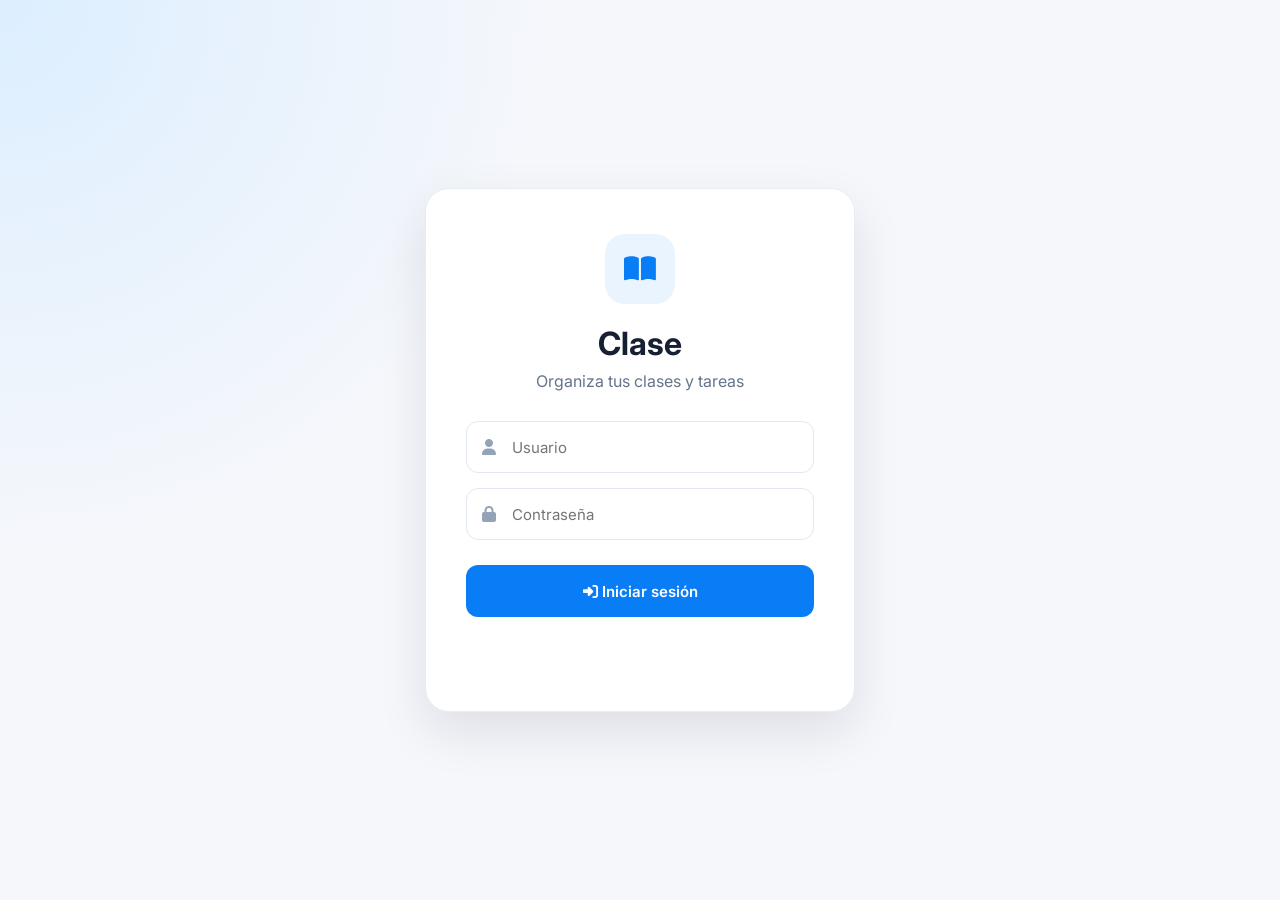
<file: Portal/index.html>
<!DOCTYPE html>
<html lang="es">
<head>
  <meta charset="UTF-8">
  <meta name="viewport" content="width=device-width, initial-scale=1.0">

  <title>Clase</title>

  <link rel="preconnect" href="https://fonts.googleapis.com">
  <link rel="preconnect" href="https://fonts.gstatic.com" crossorigin>
  <link href="https://fonts.googleapis.com/css2?family=Inter:wght@400;500;600;700;800&display=swap" rel="stylesheet">

  <link rel="stylesheet"
        href="https://cdnjs.cloudflare.com/ajax/libs/font-awesome/6.5.2/css/all.min.css">

  <link rel="stylesheet" href="style.css">
</head>

<body>

  <!-- ================= LOGIN ================= -->

  <div id="login-page" class="login-page">

    <div class="login-box">

      <div class="login-logo">
        <i class="fas fa-book-open"></i>
      </div>

      <h1>Clase</h1>

      <p class="login-subtitle">
        Organiza tus clases y tareas
      </p>

      <form id="login-form">

        <div class="input-group">
          <i class="fas fa-user"></i>
          <input
            type="text"
            id="usuario"
            placeholder="Usuario"
            autocomplete="username"
            required>
        </div>

        <div class="input-group">
          <i class="fas fa-lock"></i>
          <input
            type="password"
            id="password"
            placeholder="Contraseña"
            autocomplete="current-password"
            required>
        </div>

        <button type="submit" class="login-button">
          <i class="fas fa-right-to-bracket"></i>
          Iniciar sesión
        </button>

      </form>

      <p id="login-error" class="login-error"></p>

    </div>

  </div>


  <!-- ================= APLICACIÓN ================= -->

  <div id="app" class="app hidden">

    <!-- HEADER -->

    <header class="top-header">

      <div class="header-left">

        <div class="mobile-menu-button" onclick="toggleSidebar()">
          <i class="fas fa-bars"></i>
        </div>

        <div>
          <h1 id="saludo">Hola 👋</h1>
          <p id="saludo-subtexto">Resumen de hoy</p>
        </div>

      </div>

      <div class="header-right">

        <div class="user-display">
          <i class="fas fa-user-circle"></i>
          <span>Belén</span>
        </div>

        <button class="btn-logout" onclick="cerrarSesion()">
          <i class="fas fa-right-from-bracket"></i>
          Cerrar sesión
        </button>

      </div>

    </header>


    <!-- ================= SIDEBAR ================= -->

    <nav class="sidebar" id="sidebar">

      <div class="sidebar-header">

        <div class="sidebar-logo">
          <i class="fas fa-book-open"></i>
        </div>

        <div>
          <div class="sidebar-title">Clase</div>
          <div class="sidebar-subtitle">MI CLASE</div>
        </div>

      </div>


      <ul class="menu">

        <li class="active"
            onclick="mostrarSeccion('principal', this)">
          <i class="fas fa-house"></i>
          <span>Panel principal</span>
        </li>

        <li onclick="mostrarSeccion('todo', this)">
          <i class="fas fa-check-square"></i>
          <span>To Do</span>
        </li>

        <li onclick="mostrarSeccion('horario', this)">
          <i class="fas fa-calendar-days"></i>
          <span>Horario</span>
        </li>

        <li onclick="mostrarSeccion('agenda', this)">
          <i class="fas fa-clipboard"></i>
          <span>Agenda</span>
        </li>

        <li onclick="mostrarSeccion('cuadernos', this)">
          <i class="fas fa-book"></i>
          <span>Mis cuadernos</span>
        </li>

        <li onclick="mostrarSeccion('encargos', this)">
          <i class="fas fa-list-check"></i>
          <span>Encargos de la semana</span>
        </li>

        <li onclick="mostrarSeccion('calendario', this)">
          <i class="fas fa-calendar"></i>
          <span>Calendario de la clase</span>
        </li>

        <li onclick="mostrarSeccion('anuncios', this)">
          <i class="fas fa-bullhorn"></i>
          <span>Anuncios</span>
        </li>

      </ul>

    </nav>


    <!-- ================= CONTENIDO ================= -->

    <main>


      <!-- PANEL PRINCIPAL -->

      <section id="principal" class="seccion">

        <div class="page-heading">

          <div>
            <span class="eyebrow">MI CLASE</span>

            <h2>Panel principal</h2>

            <p>
              Bienvenido. Aquí puedes organizar tus clases,
              tareas y actividades.
            </p>
          </div>

        </div>


        <div class="panel-grid">

          <div class="panel-card"
               onclick="abrirDesdePanel('todo')">

            <div class="panel-icon blue">
              <i class="fas fa-check-square"></i>
            </div>

            <h3>To Do</h3>

            <p>
              Organiza tus tareas pendientes.
            </p>

          </div>


          <div class="panel-card"
               onclick="abrirDesdePanel('horario')">

            <div class="panel-icon purple">
              <i class="fas fa-calendar-days"></i>
            </div>

            <h3>Horario</h3>

            <p>
              Organiza tus clases y eventos.
            </p>

          </div>


          <div class="panel-card"
               onclick="abrirDesdePanel('agenda')">

            <div class="panel-icon green">
              <i class="fas fa-clipboard"></i>
            </div>

            <h3>Agenda</h3>

            <p>
              Escribe notas y recordatorios.
            </p>

          </div>


          <div class="panel-card"
               onclick="abrirDesdePanel('cuadernos')">

            <div class="panel-icon orange">
              <i class="fas fa-book"></i>
            </div>

            <h3>Mis cuadernos</h3>

            <p>
              Crea y organiza tus apuntes.
            </p>

          </div>


          <div class="panel-card"
               onclick="abrirDesdePanel('encargos')">

            <div class="panel-icon red">
              <i class="fas fa-list-check"></i>
            </div>

            <h3>Encargos</h3>

            <p>
              Revisa tus actividades asignadas.
            </p>

          </div>


          <div class="panel-card"
               onclick="abrirDesdePanel('calendario')">

            <div class="panel-icon cyan">
              <i class="fas fa-calendar"></i>
            </div>

            <h3>Calendario</h3>

            <p>
              Consulta fechas importantes.
            </p>

          </div>


          <div class="panel-card"
               onclick="abrirDesdePanel('anuncios')">

            <div class="panel-icon pink">
              <i class="fas fa-bullhorn"></i>
            </div>

            <h3>Anuncios</h3>

            <p>
              Mira los anuncios de la clase.
            </p>

          </div>

        </div>

      </section>


      <!-- ================= TO DO ================= -->

      <section id="todo" class="seccion hidden">

        <div class="page-heading">

          <div>
            <span class="eyebrow">ORGANIZACIÓN</span>

            <h2>To Do</h2>

            <p>
              Organiza tus clases y tareas pendientes.
            </p>
          </div>

          <button class="primary-button"
                  onclick="abrirCrearClase()">

            <i class="fas fa-plus"></i>
            Nueva clase

          </button>

        </div>


        <div id="lista-clases" class="classes-container"></div>

      </section>


      <!-- ================= HORARIO ================= -->

      <section id="horario" class="seccion hidden">

        <div class="page-heading">

          <div>
            <span class="eyebrow">ORGANIZACIÓN</span>

            <h2>Horario</h2>

            <p>
              Organiza tus clases y eventos durante la semana.
            </p>
          </div>

        </div>


        <!-- FORMULARIO EVENTO -->

        <div class="event-form">

          <div class="event-form-title">
            <i class="fas fa-calendar-plus"></i>

            <div>
              <h3>Agregar evento</h3>
              <p>
                Crea una clase, actividad o recordatorio.
              </p>
            </div>
          </div>


          <div class="form-grid">

            <div class="form-field form-field-large">

              <label>¿De qué se trata?</label>

              <input
                type="text"
                id="evento-nombre"
                placeholder="Ej. Clase de Matemáticas">

            </div>


            <div class="form-field">

              <label>Día</label>

              <select id="evento-dia">

                <option value="0">Lunes</option>
                <option value="1">Martes</option>
                <option value="2">Miércoles</option>
                <option value="3">Jueves</option>
                <option value="4">Viernes</option>
                <option value="5">Sábado</option>
                <option value="6">Domingo</option>

              </select>

            </div>


            <div class="form-field">

              <label>Hora de inicio</label>

              <input
                type="time"
                id="evento-inicio"
                step="60"
                value="08:00">

            </div>


            <div class="form-field">

              <label>Hora de finalización</label>

              <input
                type="time"
                id="evento-fin"
                step="60"
                value="10:00">

            </div>

          </div>


          <button class="primary-button"
                  onclick="agregarEvento()">

            <i class="fas fa-plus"></i>
            Agregar evento

          </button>

        </div>


        <!-- HORARIO -->

        <div class="schedule-wrapper">

          <div class="schedule">

            <div class="schedule-header">

              <div class="time-header">
                HORA
              </div>

              <div>LUNES</div>
              <div>MARTES</div>
              <div>MIÉRCOLES</div>
              <div>JUEVES</div>
              <div>VIERNES</div>
              <div>SÁBADO</div>
              <div>DOMINGO</div>

            </div>


            <div class="schedule-body">

              <div class="time-column" id="time-column"></div>

              <div class="day-column" data-day="0"></div>
              <div class="day-column" data-day="1"></div>
              <div class="day-column" data-day="2"></div>
              <div class="day-column" data-day="3"></div>
              <div class="day-column" data-day="4"></div>
              <div class="day-column" data-day="5"></div>
              <div class="day-column" data-day="6"></div>

            </div>

          </div>

        </div>

      </section>


      <!-- ================= AGENDA ================= -->

      <section id="agenda" class="seccion hidden">

        <div class="page-heading">

          <div>
            <span class="eyebrow">APUNTES</span>

            <h2>Agenda</h2>

            <p>
              Escribe notas, recordatorios y apuntes.
            </p>
          </div>

        </div>


        <div class="editor-card">

          <div class="editor-toolbar">

            <select id="agenda-font"
                    onchange="cambiarFuenteAgenda()">

              <option value="Inter">Inter</option>
              <option value="Arial">Arial</option>
              <option value="Georgia">Georgia</option>
              <option value="Times New Roman">
                Times New Roman
              </option>
              <option value="Courier New">
                Courier New
              </option>

            </select>


            <select id="agenda-size"
                    onchange="cambiarTamanoAgenda()">

              <option value="14px">14</option>
              <option value="16px" selected>16</option>
              <option value="18px">18</option>
              <option value="20px">20</option>
              <option value="24px">24</option>
              <option value="28px">28</option>

            </select>


            <button onclick="formatoAgenda('bold')"
                    title="Negrita">
              <i class="fas fa-bold"></i>
            </button>

            <button onclick="formatoAgenda('italic')"
                    title="Cursiva">
              <i class="fas fa-italic"></i>
            </button>

            <button onclick="formatoAgenda('underline')"
                    title="Subrayado">
              <i class="fas fa-underline"></i>
            </button>

            <button onclick="formatoAgenda('insertUnorderedList')"
                    title="Lista">
              <i class="fas fa-list-ul"></i>
            </button>

            <button onclick="formatoAgenda('justifyLeft')">
              <i class="fas fa-align-left"></i>
            </button>

            <button onclick="formatoAgenda('justifyCenter')">
              <i class="fas fa-align-center"></i>
            </button>

            <button onclick="formatoAgenda('justifyRight')">
              <i class="fas fa-align-right"></i>
            </button>

          </div>


          <div
            id="agenda-editor"
            class="rich-editor"
            contenteditable="true"
            data-placeholder="Escribe aquí tus notas...">
          </div>

        </div>

      </section>


      <!-- ================= CUADERNOS ================= -->

      <section id="cuadernos" class="seccion hidden">

        <div class="page-heading">

          <div>
            <span class="eyebrow">APUNTES</span>

            <h2>Mis cuadernos</h2>

            <p>
              Crea cuadernos y escribe tus apuntes.
            </p>

          </div>

          <button class="primary-button"
                  onclick="crearCuaderno()">

            <i class="fas fa-plus"></i>
            Nuevo cuaderno

          </button>

        </div>


        <!-- LISTA DE CUADERNOS -->

        <div id="lista-cuadernos"
             class="notebooks-grid">
        </div>


        <!-- EDITOR DEL CUADERNO -->

        <div id="cuaderno-editor-container"
             class="notebook-editor-container hidden">

          <div class="notebook-editor-header">

            <button class="back-button"
                    onclick="cerrarCuaderno()">

              <i class="fas fa-arrow-left"></i>
              Mis cuadernos

            </button>

            <span id="cuaderno-abierto-nombre">
              Cuaderno
            </span>

            <button class="delete-button"
                    onclick="eliminarCuadernoActual()">

              <i class="fas fa-trash"></i>

            </button>

          </div>


          <div class="editor-card notebook-editor-card">

            <div class="editor-toolbar">

              <select
                onchange="cambiarFuenteCuaderno(this.value)">

                <option value="Inter">Inter</option>
                <option value="Arial">Arial</option>
                <option value="Georgia">Georgia</option>
                <option value="Times New Roman">
                  Times New Roman
                </option>

              </select>


              <select
                onchange="cambiarTamanoCuaderno(this.value)">

                <option value="14px">14</option>
                <option value="16px" selected>16</option>
                <option value="18px">18</option>
                <option value="20px">20</option>
                <option value="24px">24</option>
                <option value="28px">28</option>

              </select>


              <button onclick="formatoCuaderno('bold')">
                <i class="fas fa-bold"></i>
              </button>

              <button onclick="formatoCuaderno('italic')">
                <i class="fas fa-italic"></i>
              </button>

              <button onclick="formatoCuaderno('underline')">
                <i class="fas fa-underline"></i>
              </button>

              <button onclick="formatoCuaderno('insertUnorderedList')">
                <i class="fas fa-list-ul"></i>
              </button>

              <button onclick="formatoCuaderno('justifyLeft')">
                <i class="fas fa-align-left"></i>
              </button>

              <button onclick="formatoCuaderno('justifyCenter')">
                <i class="fas fa-align-center"></i>
              </button>

              <button onclick="formatoCuaderno('justifyRight')">
                <i class="fas fa-align-right"></i>
              </button>

            </div>


            <div
              id="cuaderno-editor"
              class="rich-editor notebook-rich-editor"
              contenteditable="true"
              data-placeholder="Empieza a escribir en tu cuaderno...">
            </div>

          </div>

        </div>

      </section>


      <!-- ================= ENCARGOS ================= -->

      <section id="encargos" class="seccion hidden">

        <div class="page-heading">

          <div>

            <span class="eyebrow">ACTIVIDADES</span>

            <h2>Encargos de la semana</h2>

            <p>
              Actividades y trabajos pendientes.
            </p>

          </div>

        </div>


        <div class="simple-add">

          <input
            id="nuevo-encargo"
            type="text"
            placeholder="Escribe un nuevo encargo...">

          <button
            class="primary-button"
            onclick="agregarEncargo()">

            <i class="fas fa-plus"></i>
            Agregar

          </button>

        </div>


        <ul id="lista-encargos"
            class="simple-list">
        </ul>

      </section>


      <!-- ================= CALENDARIO ================= -->

      <section id="calendario" class="seccion hidden">

        <div class="page-heading">

          <div>

            <span class="eyebrow">FECHAS</span>

            <h2>Calendario de la clase</h2>

            <p>
              Aquí podrás consultar fechas importantes.
            </p>

          </div>

        </div>


        <div class="empty-section">

          <i class="fas fa-calendar-days"></i>

          <h3>Calendario</h3>

          <p>
            Próximamente podrás agregar fechas importantes.
          </p>

        </div>

      </section>


      <!-- ================= ANUNCIOS ================= -->

      <section id="anuncios" class="seccion hidden">

        <div class="page-heading">

          <div>

            <span class="eyebrow">COMUNICACIÓN</span>

            <h2>Anuncios</h2>

            <p>
              Noticias y avisos de la clase.
            </p>

          </div>

        </div>


        <div class="simple-add">

          <input
            id="nuevo-anuncio"
            type="text"
            placeholder="Escribe un anuncio...">

          <button
            class="primary-button"
            onclick="agregarAnuncio()">

            <i class="fas fa-plus"></i>
            Publicar

          </button>

        </div>


        <div id="lista-anuncios"
             class="announcements">
        </div>

      </section>

    </main>

  </div>


  <!-- MODAL NUEVA CLASE -->

  <div id="modal-clase"
       class="modal hidden">

    <div class="modal-box">

      <button class="modal-close"
              onclick="cerrarCrearClase()">
        <i class="fas fa-xmark"></i>
      </button>

      <div class="modal-icon">
        <i class="fas fa-book"></i>
      </div>

      <h3>Nueva clase</h3>

      <p>
        Crea una clase para después agregarle tareas.
      </p>

      <input
        type="text"
        id="nombre-clase"
        placeholder="Ej. Matemáticas">

      <button
        class="primary-button full-button"
        onclick="crearClase()">

        <i class="fas fa-plus"></i>
        Crear clase

      </button>

    </div>

  </div>


  <script src="script.js"></script>

</body>
</html>
</file>
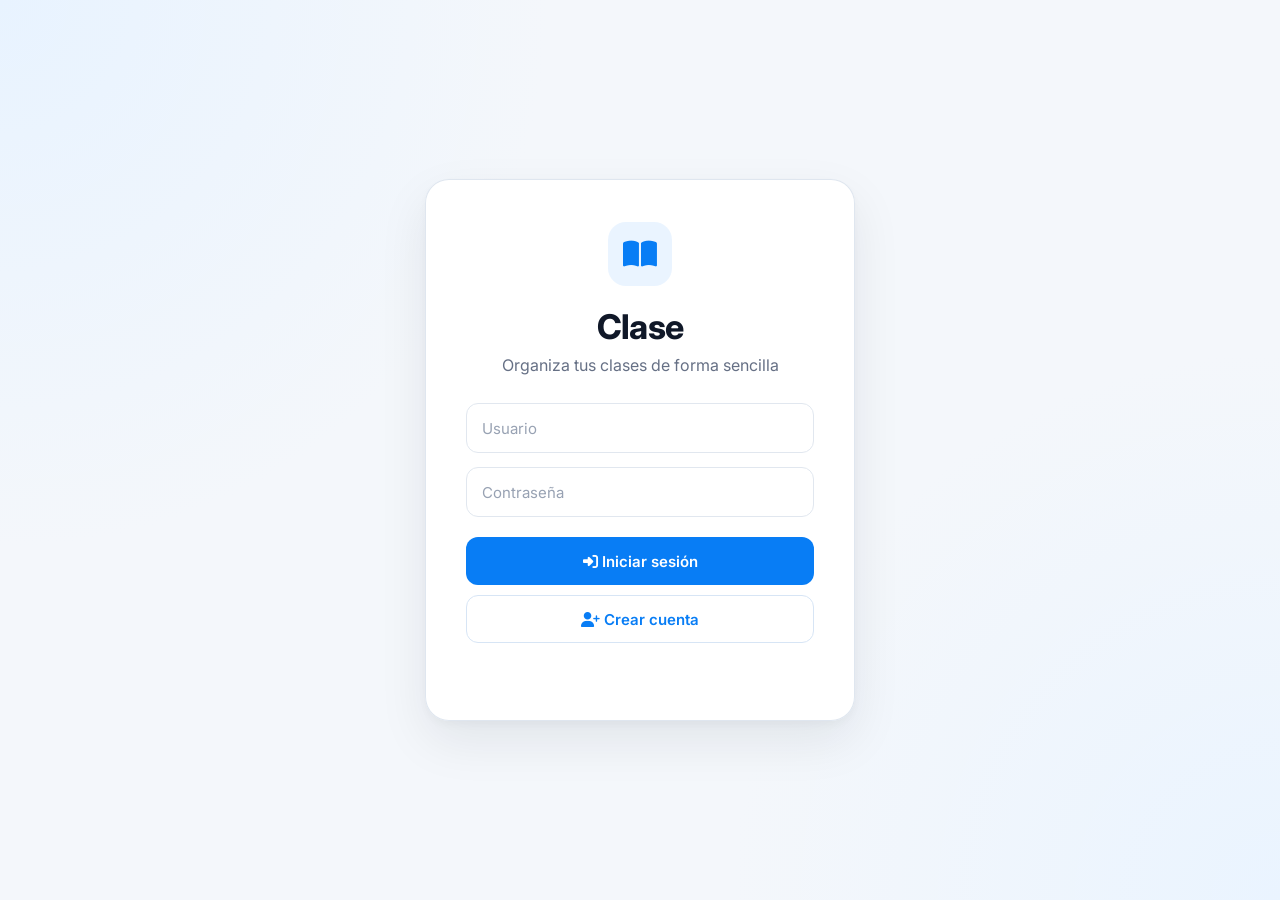
<file: Portal_de_Clase/index.html>
<!DOCTYPE html>
<html lang="es">
<head>
  <meta charset="UTF-8">
  <meta name="viewport" content="width=device-width, initial-scale=1.0">

  <title>Clase</title>

  <link rel="preconnect" href="https://fonts.googleapis.com">
  <link rel="preconnect" href="https://fonts.gstatic.com" crossorigin>
  <link href="https://fonts.googleapis.com/css2?family=Inter:wght@400;500;600;700;800&display=swap" rel="stylesheet">

  <link rel="stylesheet" href="style.css">
  <link rel="stylesheet"
        href="https://cdnjs.cloudflare.com/ajax/libs/font-awesome/6.5.2/css/all.min.css">
</head>

<body>

 <!-- =========================================================
     LOGIN
========================================================= -->

<div id="login-page" class="auth-page">

  <div class="auth-card">

    <div class="auth-logo">
      <i class="fas fa-book-open"></i>
    </div>

    <h1>Clase</h1>

    <p class="auth-subtitle">
      Organiza tus clases de forma sencilla
    </p>

    <input
      type="text"
      id="login-usuario"
      placeholder="Usuario"
      autocomplete="username"
    >

    <input
      type="password"
      id="login-password"
      placeholder="Contraseña"
      autocomplete="current-password"
    >

    <button
      class="auth-button"
      type="button"
      onclick="iniciarSesion()">
      <i class="fas fa-right-to-bracket"></i>
      Iniciar sesión
    </button>

    <button
      class="auth-button secondary"
      type="button"
      onclick="mostrarRegistro()">
      <i class="fas fa-user-plus"></i>
      Crear cuenta
    </button>

    <p id="login-error" class="auth-message"></p>

  </div>

</div>


<!-- =========================================================
     REGISTRO
========================================================= -->

<div id="registro-page" class="auth-page hidden">

  <div class="auth-card">

    <div class="auth-logo">
      <i class="fas fa-user-plus"></i>
    </div>

    <h2>Crear cuenta</h2>

    <p class="auth-subtitle">
      Crea tu cuenta para comenzar
    </p>

    <input
      type="text"
      id="registro-usuario"
      placeholder="Nuevo usuario"
      autocomplete="username"
    >

    <input
      type="password"
      id="registro-password"
      placeholder="Nueva contraseña"
      autocomplete="new-password"
    >

    <button
      class="auth-button"
      type="button"
      onclick="crearCuenta()">
      <i class="fas fa-user-plus"></i>
      Crear cuenta
    </button>

    <button
      class="auth-button secondary"
      type="button"
      onclick="mostrarLogin()">
      <i class="fas fa-arrow-left"></i>
      Volver al inicio de sesión
    </button>

    <p id="registro-mensaje" class="auth-message"></p>

  </div>

</div>


  <!-- ================= APLICACIÓN ================= -->

  <div id="app" class="app hidden">

    <!-- HEADER -->

    <header class="top-header">

      <div class="header-left">

        <button
          class="mobile-menu-button"
          onclick="toggleSidebar()"
        >
          <i class="fas fa-bars"></i>
        </button>

        <div>
          <h1 id="saludo">Hola 👋</h1>
          <p id="saludo-subtexto">
            Resumen de hoy
          </p>
        </div>

      </div>


      <div class="header-right">

        <div class="user-display">
          <i class="fas fa-user-circle"></i>
          <span>Belén.S.L</span>
        </div>

        <button
          class="btn-logout"
          onclick="cerrarSesion()"
        >
          <i class="fas fa-right-from-bracket"></i>
          Cerrar sesión
        </button>

      </div>

    </header>


    <!-- ================= SIDEBAR ================= -->

    <nav class="sidebar" id="sidebar">

      <div class="sidebar-header">

        <div class="sidebar-logo">
          <i class="fas fa-book-open"></i>
        </div>

        <div>

          <div class="sidebar-title">
            Clase
          </div>

          <div class="sidebar-subtitle">
            MI CLASE
          </div>

        </div>

      </div>


      <ul class="menu">

        <li
          class="active"
          onclick="mostrarSeccion('principal',this)"
        >
          <i class="fas fa-house"></i>
          <span>Panel principal</span>
        </li>

        <li
          onclick="mostrarSeccion('todo',this)"
        >
          <i class="fas fa-check-square"></i>
          <span>To Do</span>
        </li>

        <li
          onclick="mostrarSeccion('horario',this)"
        >
          <i class="fas fa-calendar-days"></i>
          <span>Horario</span>
        </li>

        <li
          onclick="mostrarSeccion('agenda',this)"
        >
          <i class="fas fa-clipboard"></i>
          <span>Agenda</span>
        </li>

        <li
          onclick="mostrarSeccion('cuadernos',this)"
        >
          <i class="fas fa-book"></i>
          <span>Mis cuadernos</span>
        </li>

        <li
          onclick="mostrarSeccion('encargos',this)"
        >
          <i class="fas fa-list-check"></i>
          <span>Encargos de la semana</span>
        </li>

        <li
          onclick="mostrarSeccion('calendario',this)"
        >
          <i class="fas fa-calendar"></i>
          <span>Calendario de la clase</span>
        </li>

        <li
          onclick="mostrarSeccion('anuncios',this)"
        >
          <i class="fas fa-bullhorn"></i>
          <span>Anuncios</span>
        </li>

      </ul>

    </nav>


    <!-- ================= CONTENIDO ================= -->

    <main>

      <!-- PANEL PRINCIPAL -->

      <section
        id="principal"
        class="seccion"
      >

        <div class="page-heading">

          <span class="eyebrow">
            MI CLASE
          </span>

          <h2>
            Panel principal
          </h2>

          <p>
            Bienvenido. Aquí puedes organizar tus clases,
            tareas y actividades.
          </p>

        </div>


        <div class="panel-grid">

          <div
            class="panel-card"
            onclick="abrirDesdePanel('todo')"
          >

            <div class="panel-icon blue">
              <i class="fas fa-check-square"></i>
            </div>

            <h3>To Do</h3>

            <p>
              Organiza tus tareas pendientes.
            </p>

          </div>


          <div
            class="panel-card"
            onclick="abrirDesdePanel('horario')"
          >

            <div class="panel-icon purple">
              <i class="fas fa-calendar-days"></i>
            </div>

            <h3>Horario</h3>

            <p>
              Organiza tus clases y eventos.
            </p>

          </div>


          <div
            class="panel-card"
            onclick="abrirDesdePanel('agenda')"
          >

            <div class="panel-icon green">
              <i class="fas fa-clipboard"></i>
            </div>

            <h3>Agenda</h3>

            <p>
              Escribe notas y recordatorios.
            </p>

          </div>


          <div
            class="panel-card"
            onclick="abrirDesdePanel('cuadernos')"
          >

            <div class="panel-icon orange">
              <i class="fas fa-book"></i>
            </div>

            <h3>Mis cuadernos</h3>

            <p>
              Crea y organiza tus apuntes.
            </p>

          </div>


          <div
            class="panel-card"
            onclick="abrirDesdePanel('encargos')"
          >

            <div class="panel-icon red">
              <i class="fas fa-list-check"></i>
            </div>

            <h3>Encargos</h3>

            <p>
              Revisa tus actividades asignadas.
            </p>

          </div>


          <div
            class="panel-card"
            onclick="abrirDesdePanel('calendario')"
          >

            <div class="panel-icon cyan">
              <i class="fas fa-calendar"></i>
            </div>

            <h3>Calendario</h3>

            <p>
              Consulta fechas importantes.
            </p>

          </div>


          <div
            class="panel-card"
            onclick="abrirDesdePanel('anuncios')"
          >

            <div class="panel-icon pink">
              <i class="fas fa-bullhorn"></i>
            </div>

            <h3>Anuncios</h3>

            <p>
              Mira los anuncios de la clase.
            </p>

          </div>

        </div>

      </section>


      <!-- ================= TODO ================= -->

      <section
        id="todo"
        class="seccion hidden"
      >

        <div class="page-heading row-heading">

          <div>

            <span class="eyebrow">
              ORGANIZACIÓN
            </span>

            <h2>
              To Do
            </h2>

            <p>
              Primero crea una clase y después agrega sus tareas.
            </p>

          </div>


          <button
            class="primary-button"
            onclick="abrirCrearClase()"
          >
            <i class="fas fa-plus"></i>
            Nueva clase
          </button>

        </div>


        <div
          id="lista-clases"
          class="classes-container"
        ></div>

      </section>


      <!-- ================= HORARIO ================= -->

      <section
        id="horario"
        class="seccion hidden"
      >

        <div class="page-heading">

          <span class="eyebrow">
            ORGANIZACIÓN
          </span>

          <h2>
            Horario
          </h2>

          <p>
            Eventos de lunes a domingo,
            de 1:00 AM a 12:00 AM.
          </p>

        </div>


        <div class="event-form">

          <div class="event-form-title">

            <i class="fas fa-calendar-plus"></i>

            <div>

              <h3>
                Agregar evento
              </h3>

              <p>
                Los eventos pueden tener colores
                y horarios con minutos específicos.
              </p>

            </div>

          </div>


          <div class="form-grid">

            <div class="form-field form-field-large">

              <label>
                ¿De qué se trata?
              </label>

              <input
                id="evento-nombre"
                type="text"
                placeholder="Ej. Clase de Matemáticas"
              >

            </div>


            <div class="form-field">

              <label>
                Día
              </label>

              <select id="evento-dia">

                <option value="0">Lunes</option>
                <option value="1">Martes</option>
                <option value="2">Miércoles</option>
                <option value="3">Jueves</option>
                <option value="4">Viernes</option>
                <option value="5">Sábado</option>
                <option value="6">Domingo</option>

              </select>

            </div>


            <div class="form-field">

              <label>
                Hora de inicio
              </label>

              <input
                id="evento-inicio"
                type="time"
                min="01:00"
                max="23:59"
                step="60"
                value="08:00"
              >

            </div>


            <div class="form-field">

              <label>
                Hora de finalización
              </label>

              <input
                id="evento-fin"
                type="time"
                min="01:01"
                max="23:59"
                step="60"
                value="10:00"
              >

            </div>


            <div class="form-field color-field">

              <label>
                Color
              </label>

              <input
                id="evento-color"
                type="color"
                value="#087ff5"
              >

            </div>

          </div>


          <div class="form-footer">

            <span>
              <i class="fas fa-clock"></i>
              Ejemplos: 9:05, 11:55, 14:00.
            </span>

            <button
              class="primary-button"
              onclick="agregarEvento()"
            >
              <i class="fas fa-plus"></i>
              Agregar evento
            </button>

          </div>

        </div>


        <div class="schedule-wrapper">

          <div class="schedule">

            <div class="schedule-header">

              <div>HORA</div>
              <div>LUNES</div>
              <div>MARTES</div>
              <div>MIÉRCOLES</div>
              <div>JUEVES</div>
              <div>VIERNES</div>
              <div>SÁBADO</div>
              <div>DOMINGO</div>

            </div>


            <div class="schedule-body">

              <div
                class="time-column"
                id="time-column"
              ></div>


              <div
                class="day-column"
                data-day="0"
              ></div>

              <div
                class="day-column"
                data-day="1"
              ></div>

              <div
                class="day-column"
                data-day="2"
              ></div>

              <div
                class="day-column"
                data-day="3"
              ></div>

              <div
                class="day-column"
                data-day="4"
              ></div>

              <div
                class="day-column"
                data-day="5"
              ></div>

              <div
                class="day-column"
                data-day="6"
              ></div>

            </div>

          </div>

        </div>

      </section>


      <!-- ================= AGENDA ================= -->

      <section
        id="agenda"
        class="seccion hidden"
      >

        <div class="page-heading">

          <span class="eyebrow">
            APUNTES
          </span>

          <h2>
            Agenda
          </h2>

          <p>
            Escribe notas y recordatorios con herramientas de formato.
          </p>

        </div>


        <div class="editor-card">

          <div class="editor-toolbar">

            <select
              id="agenda-font"
              onchange="cambiarFuenteAgenda()"
            >

              <option value="Inter">
                Inter
              </option>

              <option value="Arial">
                Arial
              </option>

              <option value="Georgia">
                Georgia
              </option>

              <option value="Times New Roman">
                Times New Roman
              </option>

              <option value="Courier New">
                Courier New
              </option>

            </select>


            <select
              id="agenda-size"
              onchange="cambiarTamanoAgenda()"
            >

              <option value="14px">14</option>
              <option value="16px" selected>16</option>
              <option value="18px">18</option>
              <option value="20px">20</option>
              <option value="24px">24</option>
              <option value="28px">28</option>

            </select>


            <select
              onchange="formatoAgenda(this.value)"
            >

              <option value="">
                Párrafo
              </option>

              <option value="p">
                Normal
              </option>

              <option value="h1">
                Título 1
              </option>

              <option value="h2">
                Título 2
              </option>

              <option value="h3">
                Título 3
              </option>

              <option value="blockquote">
                Cita
              </option>

            </select>


            <button onclick="formatoAgenda('bold')">
              <i class="fas fa-bold"></i>
            </button>

            <button onclick="formatoAgenda('italic')">
              <i class="fas fa-italic"></i>
            </button>

            <button onclick="formatoAgenda('underline')">
              <i class="fas fa-underline"></i>
            </button>

            <button onclick="formatoAgenda('insertUnorderedList')">
              <i class="fas fa-list-ul"></i>
            </button>

            <button onclick="formatoAgenda('justifyLeft')">
              <i class="fas fa-align-left"></i>
            </button>

            <button onclick="formatoAgenda('justifyCenter')">
              <i class="fas fa-align-center"></i>
            </button>

            <button onclick="formatoAgenda('justifyRight')">
              <i class="fas fa-align-right"></i>
            </button>

          </div>


          <div
            id="agenda-editor"
            class="rich-editor"
            contenteditable="true"
            data-placeholder="Escribe aquí tus notas..."
          ></div>

        </div>

      </section>


      <!-- ================= CUADERNOS ================= -->

      <section
        id="cuadernos"
        class="seccion hidden"
      >

        <div class="page-heading row-heading">

          <div>

            <span class="eyebrow">
              APUNTES
            </span>

            <h2>
              Mis cuadernos
            </h2>

            <p>
              Crea cuadernos y abre cada uno para escribir.
            </p>

          </div>


          <button
            class="primary-button"
            onclick="crearCuaderno()"
          >
            <i class="fas fa-plus"></i>
            Nuevo cuaderno
          </button>

        </div>


        <div
          id="lista-cuadernos"
          class="notebooks-grid"
        ></div>


        <div
          id="cuaderno-editor-container"
          class="notebook-editor-container hidden"
        >

          <div class="notebook-editor-header">

            <button
              class="back-button"
              onclick="cerrarCuaderno()"
            >
              <i class="fas fa-arrow-left"></i>
              Mis cuadernos
            </button>


            <strong id="cuaderno-abierto-nombre">
              Cuaderno
            </strong>


            <button
              class="delete-button"
              onclick="eliminarCuadernoActual()"
            >
              <i class="fas fa-trash"></i>
            </button>

          </div>


          <div class="editor-card">

            <div class="editor-toolbar">

              <select
                onchange="cambiarFuenteCuaderno(this.value)"
              >

                <option value="Inter">
                  Inter
                </option>

                <option value="Arial">
                  Arial
                </option>

                <option value="Georgia">
                  Georgia
                </option>

                <option value="Times New Roman">
                  Times New Roman
                </option>

              </select>


              <select
                onchange="cambiarTamanoCuaderno(this.value)"
              >

                <option value="14px">14</option>
                <option value="16px" selected>16</option>
                <option value="18px">18</option>
                <option value="20px">20</option>
                <option value="24px">24</option>
                <option value="28px">28</option>

              </select>


              <button onclick="formatoCuaderno('bold')">
                <i class="fas fa-bold"></i>
              </button>

              <button onclick="formatoCuaderno('italic')">
                <i class="fas fa-italic"></i>
              </button>

              <button onclick="formatoCuaderno('underline')">
                <i class="fas fa-underline"></i>
              </button>

              <button onclick="formatoCuaderno('insertUnorderedList')">
                <i class="fas fa-list-ul"></i>
              </button>

              <button onclick="formatoCuaderno('justifyLeft')">
                <i class="fas fa-align-left"></i>
              </button>

              <button onclick="formatoCuaderno('justifyCenter')">
                <i class="fas fa-align-center"></i>
              </button>

              <button onclick="formatoCuaderno('justifyRight')">
                <i class="fas fa-align-right"></i>
              </button>

            </div>


            <div
              id="cuaderno-editor"
              class="rich-editor"
              contenteditable="true"
              data-placeholder="Empieza a escribir en tu cuaderno..."
            ></div>

          </div>

        </div>

      </section>


      <!-- ================= ENCARGOS ================= -->

      <section
        id="encargos"
        class="seccion hidden"
      >

        <div class="page-heading">

          <span class="eyebrow">
            ACTIVIDADES
          </span>

          <h2>
            Encargos de la semana
          </h2>

          <p>
            Actividades y trabajos pendientes.
          </p>

        </div>


        <div class="simple-add">

          <input
            id="nuevo-encargo"
            type="text"
            placeholder="Escribe un nuevo encargo..."
          >

          <button
            class="primary-button"
            onclick="agregarEncargo()"
          >
            <i class="fas fa-plus"></i>
            Agregar
          </button>

        </div>


        <ul
          id="lista-encargos"
          class="simple-list"
        ></ul>

      </section>


      <!-- ================= CALENDARIO ================= -->

      <section
        id="calendario"
        class="seccion hidden"
      >

        <div class="page-heading">

          <span class="eyebrow">
            FECHAS
          </span>

          <h2>
            Calendario de la clase
          </h2>

          <p>
            Selecciona día, mes y año.
            Los años disponibles son 2000 a 3000.
          </p>

        </div>


        <div class="calendar-controls">

          <button
            class="icon-button"
            onclick="cambiarMesCalendario(-1)"
          >
            <i class="fas fa-chevron-left"></i>
          </button>


          <select
            id="calendar-month"
            onchange="cambiarCalendarioPorSelect()"
          ></select>


          <select
            id="calendar-year"
            onchange="cambiarCalendarioPorSelect()"
          ></select>


          <button
            class="icon-button"
            onclick="cambiarMesCalendario(1)"
          >
            <i class="fas fa-chevron-right"></i>
          </button>

        </div>


        <div
          id="calendar"
          class="calendar"
        ></div>


        <div class="calendar-add">

          <h3>
            Agregar evento al calendario
          </h3>


          <div class="calendar-form-grid">

            <input
              id="cal-event-title"
              type="text"
              placeholder="Nombre del evento"
            >


            <select
              id="cal-event-day"
            ></select>


            <select
              id="cal-event-month"
            ></select>


            <select
              id="cal-event-year"
            ></select>


            <input
              id="cal-event-color"
              type="color"
              value="#087ff5"
              title="Color del evento"
            >

          </div>


          <div class="calendar-form-footer">

            <span>
              Máximo 12 eventos por día.
            </span>


            <button
              class="primary-button"
              onclick="agregarEventoCalendario()"
            >
              <i class="fas fa-plus"></i>
              Agregar evento
            </button>

          </div>

        </div>

      </section>


      <!-- ================= ANUNCIOS ================= -->

      <section
        id="anuncios"
        class="seccion hidden"
      >

        <div class="page-heading">

          <span class="eyebrow">
            COMUNICACIÓN
          </span>

          <h2>
            Anuncios
          </h2>

          <p>
            Noticias y avisos de la clase.
          </p>

        </div>


        <div class="simple-add">

          <input
            id="nuevo-anuncio"
            type="text"
            placeholder="Escribe un anuncio..."
          >


          <button
            class="primary-button"
            onclick="agregarAnuncio()"
          >
            <i class="fas fa-plus"></i>
            Publicar
          </button>

        </div>


        <div
          id="lista-anuncios"
          class="announcements"
        ></div>

      </section>

    </main>

  </div>


  <!-- ================= MODAL NUEVA CLASE ================= -->

  <div
    id="modal-clase"
    class="modal hidden"
  >

    <div class="modal-box">

      <button
        class="modal-close"
        onclick="cerrarCrearClase()"
      >
        <i class="fas fa-xmark"></i>
      </button>


      <div class="modal-icon">
        <i class="fas fa-book"></i>
      </div>


      <h3>
        Nueva clase
      </h3>


      <p>
        Crea una clase para después agregarle tareas.
      </p>


      <input
        id="nombre-clase"
        type="text"
        placeholder="Ej. Matemáticas"
      >


      <button
        class="primary-button full-button"
        onclick="crearClase()"
      >
        <i class="fas fa-plus"></i>
        Crear clase
      </button>

    </div>

  </div>


  <script src="script.js"></script>

</body>
</html>
</file>
<file: Portal/style.css>
:root {
  --azul: #087df5;
  --azul-oscuro: #075fc1;
  --azul-claro: #eaf4ff;

  --fondo: #f5f7fb;
  --blanco: #ffffff;

  --texto: #172033;
  --texto-secundario: #64748b;

  --borde: #e2e8f0;

  --sidebar-width: 250px;
  --header-height: 72px;
}


/* ================= GENERAL ================= */

* {
  box-sizing: border-box;
}

html {
  scroll-behavior: smooth;
}

body {
  margin: 0;
  background: var(--fondo);
  color: var(--texto);
  font-family: "Inter", sans-serif;
}

button,
input,
select,
textarea {
  font-family: inherit;
}

button {
  cursor: pointer;
}

.hidden {
  display: none !important;
}


/* ================= LOGIN ================= */

.login-page {
  min-height: 100vh;

  display: flex;
  align-items: center;
  justify-content: center;

  padding: 20px;

  background:
    radial-gradient(
      circle at top left,
      #dceeff,
      transparent 35%
    ),
    #f5f7fb;
}

.login-box {
  width: 100%;
  max-width: 430px;

  padding: 45px 40px;

  background: white;

  border: 1px solid #e8edf4;

  border-radius: 24px;

  box-shadow:
    0 20px 50px rgba(15, 23, 42, 0.10);

  text-align: center;
}

.login-logo {
  width: 70px;
  height: 70px;

  margin: 0 auto 20px;

  display: flex;
  align-items: center;
  justify-content: center;

  border-radius: 20px;

  background: var(--azul-claro);

  color: var(--azul);

  font-size: 28px;
}

.login-box h1 {
  margin: 0;

  font-size: 32px;

  color: var(--texto);
}

.login-subtitle {
  margin: 8px 0 30px;

  color: var(--texto-secundario);
}

.input-group {
  position: relative;

  margin-bottom: 15px;
}

.input-group i {
  position: absolute;

  left: 16px;
  top: 50%;

  transform: translateY(-50%);

  color: #94a3b8;
}

.input-group input {
  width: 100%;

  height: 52px;

  padding: 0 16px 0 45px;

  border: 1px solid var(--borde);

  border-radius: 12px;

  outline: none;

  font-size: 15px;

  transition: 0.2s;
}

.input-group input:focus {
  border-color: var(--azul);

  box-shadow:
    0 0 0 4px rgba(8, 125, 245, 0.10);
}

.login-button {
  width: 100%;

  height: 52px;

  margin-top: 10px;

  border: none;

  border-radius: 12px;

  background: var(--azul);

  color: white;

  font-weight: 600;

  font-size: 15px;

  transition: 0.2s;
}

.login-button:hover {
  background: var(--azul-oscuro);

  transform: translateY(-1px);
}

.login-error {
  min-height: 20px;

  margin-top: 15px;

  color: #dc2626;

  font-size: 14px;
}


/* ================= APP ================= */

.app {
  min-height: 100vh;
}


/* ================= HEADER ================= */

.top-header {
  position: fixed;

  top: 0;
  left: 0;
  right: 0;

  height: var(--header-height);

  background: white;

  border-bottom: 1px solid var(--borde);

  display: flex;

  align-items: center;

  justify-content: space-between;

  padding: 0 25px;

  z-index: 100;
}

.header-left {
  display: flex;

  align-items: center;

  gap: 15px;
}

.header-left h1 {
  margin: 0;

  font-size: 20px;
}

.header-left p {
  margin: 3px 0 0;

  color: var(--texto-secundario);

  font-size: 13px;
}

.header-right {
  display: flex;

  align-items: center;

  gap: 15px;
}

.user-display {
  display: flex;

  align-items: center;

  gap: 8px;

  color: var(--texto-secundario);

  font-size: 14px;
}

.user-display i {
  color: var(--azul);

  font-size: 21px;
}

.btn-logout {
  display: flex;

  align-items: center;

  gap: 8px;

  padding: 9px 14px;

  border: 1px solid var(--borde);

  border-radius: 10px;

  background: white;

  color: #475569;

  transition: 0.2s;
}

.btn-logout:hover {
  background: #f8fafc;

  color: #dc2626;
}

.mobile-menu-button {
  display: none;

  font-size: 20px;

  cursor: pointer;
}


/* ================= SIDEBAR ================= */

.sidebar {
  position: fixed;

  left: 0;
  top: var(--header-height);
  bottom: 0;

  width: var(--sidebar-width);

  padding: 25px 16px;

  background: white;

  border-right: 1px solid var(--borde);

  z-index: 90;
}

.sidebar-header {
  display: flex;

  align-items: center;

  gap: 12px;

  padding: 0 10px 25px;

  border-bottom: 1px solid #eef2f7;

  margin-bottom: 18px;
}

.sidebar-logo {
  width: 40px;
  height: 40px;

  display: flex;
  align-items: center;
  justify-content: center;

  border-radius: 11px;

  background: var(--azul-claro);

  color: var(--azul);
}

.sidebar-title {
  font-size: 16px;

  font-weight: 700;
}

.sidebar-subtitle {
  margin-top: 3px;

  font-size: 10px;

  letter-spacing: 1.5px;

  color: #94a3b8;

  font-weight: 700;
}

.menu {
  list-style: none;

  margin: 0;
  padding: 0;
}

.menu li {
  display: flex;

  align-items: center;

  gap: 13px;

  margin-bottom: 5px;

  padding: 12px 13px;

  border-radius: 11px;

  color: #64748b;

  font-size: 14px;

  cursor: pointer;

  transition: 0.2s;
}

.menu li i {
  width: 20px;

  text-align: center;

  font-size: 15px;
}

.menu li:hover {
  background: #f4f8fd;

  color: var(--azul);
}

.menu li.active {
  background: var(--azul-claro);

  color: var(--azul);

  font-weight: 600;
}


/* ================= MAIN ================= */

main {
  margin-left: var(--sidebar-width);

  padding: 105px 30px 40px;

  min-height: 100vh;
}

.seccion {
  max-width: 1400px;

  margin: 0 auto;
}

.page-heading {
  display: flex;

  justify-content: space-between;

  align-items: flex-end;

  gap: 20px;

  margin-bottom: 25px;
}

.eyebrow {
  color: var(--azul);

  font-size: 11px;

  letter-spacing: 2px;

  font-weight: 800;
}

.page-heading h2 {
  margin: 5px 0 5px;

  font-size: 31px;

  letter-spacing: -0.8px;
}

.page-heading p {
  margin: 0;

  color: var(--texto-secundario);

  font-size: 15px;
}


/* ================= BOTONES ================= */

.primary-button {
  display: inline-flex;

  align-items: center;
  justify-content: center;

  gap: 8px;

  padding: 11px 17px;

  border: none;

  border-radius: 10px;

  background: var(--azul);

  color: white;

  font-size: 14px;

  font-weight: 600;

  transition: 0.2s;
}

.primary-button:hover {
  background: var(--azul-oscuro);

  transform: translateY(-1px);
}

.full-button {
  width: 100%;

  margin-top: 15px;
}


/* ================= PANEL ================= */

.panel-grid {
  display: grid;

  grid-template-columns:
    repeat(auto-fit, minmax(220px, 1fr));

  gap: 18px;
}

.panel-card {
  padding: 23px;

  background: white;

  border: 1px solid var(--borde);

  border-radius: 17px;

  cursor: pointer;

  transition: 0.25s;

  box-shadow:
    0 3px 10px rgba(15, 23, 42, 0.025);
}

.panel-card:hover {
  transform: translateY(-4px);

  border-color: #cfe5ff;

  box-shadow:
    0 12px 30px rgba(15, 23, 42, 0.07);
}

.panel-icon {
  width: 45px;
  height: 45px;

  display: flex;
  align-items: center;
  justify-content: center;

  border-radius: 12px;

  margin-bottom: 16px;

  font-size: 18px;
}

.panel-icon.blue {
  background: #eaf4ff;
  color: #087df5;
}

.panel-icon.purple {
  background: #f2edff;
  color: #7c3aed;
}

.panel-icon.green {
  background: #e9f9f1;
  color: #16a34a;
}

.panel-icon.orange {
  background: #fff4e6;
  color: #ea580c;
}

.panel-icon.red {
  background: #fff0f0;
  color: #dc2626;
}

.panel-icon.cyan {
  background: #e8fafa;
  color: #0891b2;
}

.panel-icon.pink {
  background: #fff0f7;
  color: #db2777;
}

.panel-card h3 {
  margin: 0 0 7px;

  font-size: 16px;
}

.panel-card p {
  margin: 0;

  color: var(--texto-secundario);

  font-size: 13px;
}


/* ================= TO DO ================= */

.classes-container {
  display: flex;

  flex-direction: column;

  gap: 16px;
}

.class-card {
  background: white;

  border: 1px solid var(--borde);

  border-radius: 15px;

  overflow: hidden;
}

.class-header {
  display: flex;

  justify-content: space-between;

  align-items: center;

  padding: 15px 17px;

  background: #f8fbff;

  border-bottom: 1px solid var(--borde);
}

.class-title-area {
  display: flex;

  align-items: center;

  gap: 12px;
}

.class-icon {
  width: 38px;
  height: 38px;

  display: flex;

  align-items: center;
  justify-content: center;

  border-radius: 10px;

  background: var(--azul-claro);

  color: var(--azul);
}

.class-title {
  font-weight: 700;

  font-size: 15px;
}

.class-count {
  color: var(--texto-secundario);

  font-size: 12px;

  margin-top: 2px;
}

.class-actions {
  display: flex;

  gap: 6px;
}

.icon-button {
  width: 34px;
  height: 34px;

  border: 1px solid var(--borde);

  border-radius: 8px;

  background: white;

  color: #64748b;
}

.icon-button:hover {
  color: var(--azul);

  border-color: #bfdbfe;
}

.class-body {
  padding: 15px;
}

.task-add {
  display: flex;

  gap: 9px;

  margin-bottom: 12px;
}

.task-add input {
  flex: 1;

  height: 42px;

  padding: 0 13px;

  border: 1px solid var(--borde);

  border-radius: 9px;

  outline: none;
}

.task-add input:focus {
  border-color: var(--azul);
}

.task-add button {
  width: 42px;

  border: none;

  border-radius: 9px;

  background: var(--azul);

  color: white;
}

.task-list {
  list-style: none;

  margin: 0;
  padding: 0;
}

.task-item {
  display: flex;

  align-items: center;

  gap: 10px;

  padding: 10px;

  border-bottom: 1px solid #f1f5f9;
}

.task-item:last-child {
  border-bottom: none;
}

.task-item input[type="checkbox"] {
  width: 17px;
  height: 17px;
}

.task-text {
  flex: 1;

  font-size: 14px;
}

.task-item.done .task-text {
  text-decoration: line-through;

  color: #94a3b8;
}

.delete-task {
  border: none;

  background: none;

  color: #94a3b8;
}

.delete-task:hover {
  color: #dc2626;
}

.no-tasks {
  padding: 15px;

  text-align: center;

  color: #94a3b8;

  font-size: 13px;
}


/* ================= HORARIO ================= */

.event-form {
  padding: 20px;

  margin-bottom: 25px;

  background: white;

  border: 1px solid var(--borde);

  border-radius: 15px;

  box-shadow:
    0 3px 12px rgba(15, 23, 42, 0.03);
}

.event-form-title {
  display: flex;

  align-items: center;

  gap: 12px;

  margin-bottom: 18px;
}

.event-form-title > i {
  width: 40px;
  height: 40px;

  display: flex;
  align-items: center;
  justify-content: center;

  border-radius: 10px;

  background: var(--azul-claro);

  color: var(--azul);
}

.event-form-title h3 {
  margin: 0 0 3px;

  font-size: 16px;
}

.event-form-title p {
  margin: 0;

  color: var(--texto-secundario);

  font-size: 12px;
}

.form-grid {
  display: grid;

  grid-template-columns:
    2fr 1fr 1fr 1fr;

  gap: 13px;

  margin-bottom: 15px;
}

.form-field {
  display: flex;

  flex-direction: column;

  gap: 6px;
}

.form-field label {
  font-size: 12px;

  font-weight: 600;

  color: #475569;
}

.form-field input,
.form-field select {
  height: 42px;

  padding: 0 11px;

  border: 1px solid var(--borde);

  border-radius: 9px;

  background: white;

  outline: none;

  color: var(--texto);
}

.form-field input:focus,
.form-field select:focus {
  border-color: var(--azul);

  box-shadow:
    0 0 0 3px rgba(8, 125, 245, 0.08);
}


/* SCHEDULE */

.schedule-wrapper {
  width: 100%;

  overflow-x: auto;

  background: white;

  border: 1px solid var(--borde);

  border-radius: 15px;

  box-shadow:
    0 3px 12px rgba(15, 23, 42, 0.03);
}

.schedule {
  min-width: 1050px;
}

.schedule-header {
  display: grid;

  grid-template-columns:
    70px repeat(7, 1fr);

  height: 42px;

  border-bottom: 1px solid var(--borde);

  background: #f8fafc;

  position: sticky;

  top: 0;

  z-index: 5;
}

.schedule-header > div {
  display: flex;

  align-items: center;

  justify-content: center;

  border-right: 1px solid var(--borde);

  color: #475569;

  font-size: 11px;

  font-weight: 700;
}

.schedule-header > div:last-child {
  border-right: none;
}

.time-header {
  color: #64748b !important;
}


/*
  1 AM → 12 AM
  24 horas.
*/

.schedule-body {
  display: grid;

  grid-template-columns:
    70px repeat(7, 1fr);

  position: relative;
}

.time-column {
  position: relative;

  height: 1440px;

  background: #fbfcfe;

  border-right: 1px solid var(--borde);
}

.time-label {
  position: absolute;

  left: 0;

  width: 100%;

  height: 60px;

  padding: 3px 5px;

  color: #7890ad;

  font-size: 10px;

  border-bottom: 1px solid #edf1f5;

  display: flex;

  align-items: flex-start;
}

.day-column {
  position: relative;

  height: 1440px;

  border-right: 1px solid var(--borde);

  background:
    repeating-linear-gradient(
      to bottom,
      transparent 0,
      transparent 59px,
      #e8edf3 60px
    );
}

.day-column:last-child {
  border-right: none;
}


/*
  Eventos.
  La posición se calcula en JS usando minutos.
*/

.calendar-event {
  position: absolute;

  min-height: 20px;

  padding: 7px 8px;

  border-radius: 7px;

  background: #eaf4ff;

  border-left: 3px solid var(--azul);

  color: #164e7c;

  font-size: 11px;

  overflow: hidden;

  box-shadow:
    0 2px 5px rgba(15, 23, 42, 0.08);

  z-index: 2;

  cursor: pointer;
}

.calendar-event:hover {
  z-index: 10;

  box-shadow:
    0 5px 14px rgba(15, 23, 42, 0.15);
}

.calendar-event-title {
  font-weight: 700;

  line-height: 1.2;

  margin-bottom: 3px;
}

.calendar-event-time {
  font-size: 9px;

  opacity: 0.8;
}


/* ================= EDITOR ================= */

.editor-card {
  background: white;

  border: 1px solid var(--borde);

  border-radius: 15px;

  overflow: hidden;
}

.editor-toolbar {
  display: flex;

  flex-wrap: wrap;

  align-items: center;

  gap: 5px;

  padding: 10px;

  border-bottom: 1px solid var(--borde);

  background: #f8fafc;
}

.editor-toolbar button,
.editor-toolbar select {
  height: 34px;

  border: 1px solid var(--borde);

  border-radius: 7px;

  background: white;

  color: #475569;
}

.editor-toolbar button {
  width: 34px;
}

.editor-toolbar button:hover {
  color: var(--azul);

  border-color: #bfdbfe;

  background: #f8fbff;
}

.editor-toolbar select {
  padding: 0 7px;
}

.rich-editor {
  min-height: 500px;

  padding: 25px;

  outline: none;

  font-size: 16px;

  line-height: 1.7;
}

.rich-editor:empty::before {
  content: attr(data-placeholder);

  color: #a0aec0;
}


/* ================= CUADERNOS ================= */

.notebooks-grid {
  display: grid;

  grid-template-columns:
    repeat(auto-fill, minmax(220px, 1fr));

  gap: 17px;
}

.notebook-card {
  position: relative;

  padding: 22px;

  min-height: 160px;

  background: white;

  border: 1px solid var(--borde);

  border-radius: 15px;

  cursor: pointer;

  transition: 0.2s;
}

.notebook-card:hover {
  transform: translateY(-3px);

  border-color: #bfdbfe;

  box-shadow:
    0 10px 25px rgba(15, 23, 42, 0.07);
}

.notebook-card-icon {
  width: 44px;
  height: 44px;

  display: flex;

  align-items: center;
  justify-content: center;

  border-radius: 11px;

  background: #fff4df;

  color: #ea8b00;

  margin-bottom: 17px;
}

.notebook-card h3 {
  margin: 0 0 6px;

  font-size: 16px;
}

.notebook-card p {
  margin: 0;

  color: #94a3b8;

  font-size: 12px;
}

.notebook-delete {
  position: absolute;

  top: 12px;
  right: 12px;

  width: 30px;
  height: 30px;

  border: none;

  background: transparent;

  color: #94a3b8;

  border-radius: 7px;
}

.notebook-delete:hover {
  background: #fff0f0;

  color: #dc2626;
}

.notebook-editor-container {
  margin-top: 10px;
}

.notebook-editor-header {
  display: flex;

  align-items: center;

  justify-content: space-between;

  margin-bottom: 12px;

  font-weight: 700;
}

.back-button,
.delete-button {
  border: 1px solid var(--borde);

  background: white;

  border-radius: 9px;

  padding: 9px 13px;

  color: #64748b;
}

.back-button:hover {
  color: var(--azul);
}

.delete-button:hover {
  color: #dc2626;

  border-color: #fecaca;
}


/* ================= ENCARGOS ================= */

.simple-add {
  display: flex;

  gap: 10px;

  margin-bottom: 20px;
}

.simple-add input {
  flex: 1;

  height: 44px;

  padding: 0 14px;

  border: 1px solid var(--borde);

  border-radius: 10px;

  outline: none;
}

.simple-list {
  list-style: none;

  padding: 0;
  margin: 0;
}

.simple-list li {
  display: flex;

  justify-content: space-between;

  align-items: center;

  padding: 14px 16px;

  background: white;

  border: 1px solid var(--borde);

  border-radius: 10px;

  margin-bottom: 8px;
}


/* ================= ANUNCIOS ================= */

.announcements {
  display: flex;

  flex-direction: column;

  gap: 10px;
}

.announcement {
  padding: 16px;

  background: white;

  border: 1px solid var(--borde);

  border-radius: 11px;
}


/* ================= EMPTY ================= */

.empty-section {
  padding: 70px 20px;

  background: white;

  border: 1px solid var(--borde);

  border-radius: 15px;

  text-align: center;

  color: #94a3b8;
}

.empty-section i {
  font-size: 35px;

  color: #cbd5e1;
}

.empty-section h3 {
  color: #475569;
}


/* ================= MODAL ================= */

.modal {
  position: fixed;

  inset: 0;

  display: flex;

  align-items: center;

  justify-content: center;

  padding: 20px;

  background: rgba(15, 23, 42, 0.40);

  backdrop-filter: blur(5px);

  z-index: 300;
}

.modal-box {
  position: relative;

  width: 100%;

  max-width: 400px;

  padding: 30px;

  background: white;

  border-radius: 18px;

  box-shadow:
    0 25px 60px rgba(15, 23, 42, 0.20);
}

.modal-close {
  position: absolute;

  top: 12px;
  right: 12px;

  width: 34px;
  height: 34px;

  border: none;

  border-radius: 8px;

  background: #f8fafc;

  color: #64748b;
}

.modal-icon {
  width: 45px;
  height: 45px;

  display: flex;

  align-items: center;
  justify-content: center;

  border-radius: 11px;

  background: var(--azul-claro);

  color: var(--azul);

  margin-bottom: 15px;
}

.modal-box h3 {
  margin: 0 0 5px;

  font-size: 21px;
}

.modal-box p {
  margin: 0 0 18px;

  color: #64748b;

  font-size: 13px;
}

.modal-box input {
  width: 100%;

  height: 44px;

  padding: 0 13px;

  border: 1px solid var(--borde);

  border-radius: 9px;

  outline: none;
}

.modal-box input:focus {
  border-color: var(--azul);
}


/* ================= RESPONSIVE ================= */

@media (max-width: 1000px) {

  .form-grid {
    grid-template-columns:
      repeat(2, 1fr);
  }

  .form-field-large {
    grid-column: span 2;
  }

}

@media (max-width: 800px) {

  .sidebar {
    transform: translateX(-100%);

    transition: 0.25s;
  }

  .sidebar.open {
    transform: translateX(0);
  }

  .mobile-menu-button {
    display: block;
  }

  main {
    margin-left: 0;

    padding: 100px 18px 30px;
  }

  .user-display {
    display: none;
  }

}

@media (max-width: 600px) {

  .top-header {
    padding: 0 15px;
  }

  .btn-logout {
    padding: 8px 10px;
  }

  .btn-logout i {
    display: none;
  }

  .page-heading {
    align-items: flex-start;

    flex-direction: column;
  }

  .form-grid {
    grid-template-columns: 1fr;
  }

  .form-field-large {
    grid-column: span 1;
  }

  .simple-add {
    flex-direction: column;
  }

}
</file>
<file: Portal_de_Clase/style.css>
*{
  box-sizing:border-box;
}

:root{
  --azul:#087ff5;
  --azul-oscuro:#0567cc;
  --azul-claro:#eef7ff;
  --fondo:#f5f8fc;
  --blanco:#fff;
  --texto:#172033;
  --sec:#718096;
  --borde:#e3e8ef;
  --sidebar:250px;
  --header:74px;
}

html{
  scroll-behavior:smooth;
}

body{
  margin:0;
  background:var(--fondo);
  color:var(--texto);
  font-family:Inter,"Segoe UI",Arial,sans-serif;
}

.hidden{
  display:none!important;
}


/* LOGIN */

.auth-page{
  min-height:100vh;
  display:flex;
  align-items:center;
  justify-content:center;
  padding:30px;
  background:
    radial-gradient(
      circle at top,
      #eef7ff 0,
      #f6f8fc 45%,
      #eef2f7 100%
    );
}

.auth-card{
  width:min(430px,100%);
  padding:42px 40px;
  background:#fff;
  border:1px solid var(--borde);
  border-radius:22px;
  box-shadow:0 22px 60px rgba(30,60,100,.12);
  text-align:center;
}

.auth-logo{
  width:64px;
  height:64px;
  margin:0 auto 18px;
  border-radius:18px;
  display:grid;
  place-items:center;
  background:var(--azul-claro);
  color:var(--azul);
  font-size:27px;
}

.auth-card h1{
  margin:0 0 8px;
  font-size:32px;
}

.auth-subtitle{
  margin:0 0 28px;
  color:var(--sec);
}

.input-group{
  position:relative;
  margin:13px 0;
}

.input-group i{
  position:absolute;
  left:15px;
  top:50%;
  transform:translateY(-50%);
  color:#9aa5b5;
}

.input-group input{
  width:100%;
  height:48px;
  border:1px solid #dbe2ea;
  border-radius:11px;
  padding:0 14px 0 43px;
  outline:none;
  font:inherit;
}

.input-group input:focus{
  border-color:var(--azul);
  box-shadow:0 0 0 4px rgba(8,127,245,.09);
}

.login-button,
.primary-button{
  border:0;
  background:var(--azul);
  color:#fff;
  padding:11px 17px;
  border-radius:10px;
  font:600 13px inherit;
  cursor:pointer;
  transition:.2s;
}

.login-button{
  width:100%;
  margin-top:10px;
}

.login-button:hover,
.primary-button:hover{
  background:var(--azul-oscuro);
  transform:translateY(-1px);
}

.login-error{
  min-height:20px;
  color:#dc2626;
  font-size:13px;
}


/* HEADER */

.top-header{
  position:fixed;
  z-index:100;
  top:0;
  left:0;
  right:0;
  height:var(--header);
  background:#fff;
  border-bottom:1px solid var(--borde);
  display:flex;
  align-items:center;
  justify-content:space-between;
  padding:0 28px;
}

.header-left{
  display:flex;
  align-items:center;
  gap:13px;
}

.header-left h1{
  margin:0;
  font-size:20px;
}

.header-left p{
  margin:3px 0 0;
  color:var(--sec);
  font-size:12px;
}

.mobile-menu-button{
  display:none;
}

.header-right{
  display:flex;
  align-items:center;
  gap:15px;
}

.user-display{
  display:flex;
  gap:8px;
  align-items:center;
  color:#667085;
  font-size:13px;
}

.btn-logout{
  border:0;
  background:var(--azul);
  color:#fff;
  padding:10px 15px;
  border-radius:9px;
  cursor:pointer;
}

.btn-logout:hover{
  background:var(--azul-oscuro);
}


/* SIDEBAR */

.sidebar{
  position:fixed;
  z-index:90;
  top:var(--header);
  left:0;
  bottom:0;
  width:var(--sidebar);
  background:#fbfcfe;
  border-right:1px solid var(--borde);
  padding:25px 15px;
  overflow-y:auto;
}

.sidebar-header{
  display:flex;
  align-items:center;
  gap:12px;
  padding:0 10px 25px;
}

.sidebar-logo{
  width:40px;
  height:40px;
  display:grid;
  place-items:center;
  border-radius:11px;
  background:var(--azul-claro);
  color:var(--azul);
}

.sidebar-title{
  font-weight:750;
}

.sidebar-subtitle{
  margin-top:3px;
  font-size:10px;
  letter-spacing:1.5px;
  color:#9aa3b2;
  font-weight:700;
}

.menu{
  list-style:none;
  margin:0;
  padding:0;
}

.menu li{
  display:flex;
  align-items:center;
  gap:13px;
  padding:12px 13px;
  margin-bottom:5px;
  border-radius:10px;
  cursor:pointer;
  color:#596579;
  font-size:13px;
  transition:.2s;
}

.menu li i{
  width:18px;
  text-align:center;
}

.menu li:hover{
  background:#f0f6fc;
  color:var(--azul);
}

.menu li.active{
  background:#e9f4ff;
  color:var(--azul);
  font-weight:650;
}


/* CONTENIDO */

main{
  margin-left:var(--sidebar);
  padding:105px 32px 40px;
  min-height:100vh;
}

.seccion{
  background:#fff;
  border:1px solid var(--borde);
  border-radius:17px;
  padding:29px;
  box-shadow:0 10px 30px rgba(20,40,80,.05);
  margin-bottom:24px;
}

.page-heading{
  margin-bottom:25px;
}

.row-heading{
  display:flex;
  align-items:center;
  justify-content:space-between;
  gap:20px;
}

.eyebrow{
  display:block;
  color:var(--azul);
  font-size:10px;
  font-weight:800;
  letter-spacing:1.5px;
}

.page-heading h2{
  margin:5px 0 7px;
  font-size:28px;
  letter-spacing:-.6px;
}

.page-heading p{
  margin:0;
  color:var(--sec);
  font-size:14px;
}


/* PANEL */

.panel-grid{
  display:grid;
  grid-template-columns:repeat(auto-fit,minmax(220px,1fr));
  gap:17px;
}

.panel-card{
  background:#fff;
  border:1px solid var(--borde);
  border-radius:14px;
  padding:21px;
  cursor:pointer;
  transition:.2s;
}

.panel-card:hover{
  transform:translateY(-4px);
  box-shadow:0 12px 28px rgba(20,80,150,.09);
  border-color:#c9e3ff;
}

.panel-icon{
  width:43px;
  height:43px;
  display:grid;
  place-items:center;
  border-radius:11px;
  margin-bottom:15px;
}

.panel-icon.blue{
  background:#eaf4ff;
  color:#087ff5;
}

.panel-icon.purple{
  background:#f1edff;
  color:#7657e8;
}

.panel-icon.green{
  background:#e9faf3;
  color:#16a36a;
}

.panel-icon.orange{
  background:#fff4df;
  color:#ea8b00;
}

.panel-icon.red{
  background:#fff0f0;
  color:#e05252;
}

.panel-icon.cyan{
  background:#e8faff;
  color:#0891b2;
}

.panel-icon.pink{
  background:#fff0f7;
  color:#d94687;
}

.panel-card h3{
  margin:0 0 6px;
}

.panel-card p{
  margin:0;
  color:var(--sec);
  font-size:13px;
}


/* FORMULARIO HORARIO */

.event-form{
  border:1px solid var(--borde);
  border-radius:15px;
  background:#fbfdff;
  overflow:hidden;
  margin-bottom:25px;
}

.event-form-title{
  display:flex;
  align-items:center;
  gap:13px;
  padding:19px;
  border-bottom:1px solid var(--borde);
}

.event-form-title>i{
  width:40px;
  height:40px;
  display:grid;
  place-items:center;
  border-radius:10px;
  background:var(--azul-claro);
  color:var(--azul);
}

.event-form-title h3{
  margin:0 0 3px;
  font-size:15px;
}

.event-form-title p{
  margin:0;
  color:var(--sec);
  font-size:12px;
}

.form-grid{
  display:grid;
  grid-template-columns:2fr 1fr 1fr 1fr 80px;
  gap:14px;
  padding:19px;
}

.form-field{
  display:flex;
  flex-direction:column;
  gap:7px;
}

.form-field label{
  font-size:12px;
  font-weight:650;
  color:#4b5565;
}

.form-field input,
.form-field select,
.simple-add input{
  height:43px;
  border:1px solid #dfe4eb;
  border-radius:9px;
  padding:0 11px;
  background:#fff;
  color:var(--texto);
  font:13px inherit;
  outline:none;
}

.form-field input:focus,
.form-field select:focus,
.simple-add input:focus{
  border-color:var(--azul);
  box-shadow:0 0 0 3px rgba(8,127,245,.08);
}

.color-field input{
  padding:4px;
  width:100%;
  cursor:pointer;
}

.form-footer{
  display:flex;
  justify-content:space-between;
  align-items:center;
  gap:15px;
  padding:14px 19px;
  border-top:1px solid var(--borde);
  color:var(--sec);
  font-size:11px;
}


/* HORARIO */

.schedule-wrapper{
  border:1px solid var(--borde);
  border-radius:14px;
  overflow:auto;
  background:#fff;
}

.schedule{
  min-width:1120px;
}

.schedule-header,
.schedule-body{
  display:grid;
  grid-template-columns:70px repeat(7,minmax(145px,1fr));
}

.schedule-header{
  height:46px;
  background:#f8fafc;
  border-bottom:1px solid var(--borde);
  position:sticky;
  top:0;
  z-index:30;
}

.schedule-header>div{
  text-align:center;
  padding:15px 5px;
  font-size:10px;
  font-weight:800;
  color:#667085;
  border-right:1px solid var(--borde);
}

.schedule-body{
  height:1440px;
  position:relative;
}

.time-column{
  position:relative;
  background:#fbfcfd;
  border-right:1px solid var(--borde);
}

.time-label{
  position:absolute;
  left:0;
  right:0;
  height:60px;
  display:flex;
  align-items:flex-start;
  justify-content:center;
  padding-top:5px;
  font-size:10px;
  color:#8490a2;
}

.day-column{
  position:relative;
  height:1440px;
  border-right:1px solid var(--borde);

  background:
    repeating-linear-gradient(
      to bottom,
      transparent 0,
      transparent 59px,
      #e9edf2 59px,
      #e9edf2 60px
    );
}

.evento{
  position:absolute;
  box-sizing:border-box;
  padding:7px 8px;
  border-radius:8px;
  overflow:hidden;
  z-index:10;
  cursor:pointer;
  color:#17324d;
  box-shadow:0 4px 10px rgba(0,70,140,.10);
  border-left:4px solid rgba(0,0,0,.2);
  transition:.15s;
}

.evento:hover{
  z-index:20;
  filter:brightness(.98);
  box-shadow:0 7px 16px rgba(0,70,140,.17);
}

.evento-nombre{
  font-size:11px;
  font-weight:750;
  line-height:1.2;
  margin-bottom:4px;
}

.evento-hora{
  font-size:9px;
  opacity:.78;
}


/* TODO */

.classes-container{
  display:grid;
  gap:14px;
}

.class-card{
  border:1px solid var(--borde);
  border-radius:14px;
  padding:17px;
  background:#fff;
}

.class-header{
  display:flex;
  justify-content:space-between;
  align-items:center;
}

.class-title-area{
  display:flex;
  align-items:center;
  gap:11px;
}

.class-icon{
  width:40px;
  height:40px;
  border-radius:10px;
  display:grid;
  place-items:center;
  background:var(--azul-claro);
  color:var(--azul);
}

.class-title{
  font-weight:700;
}

.class-count{
  font-size:11px;
  color:var(--sec);
  margin-top:3px;
}

.class-actions button,
.delete-task,
.notebook-delete,
.delete-button,
.back-button,
.icon-button{
  border:0;
  background:transparent;
  cursor:pointer;
}

.class-actions button,
.delete-task{
  color:#94a3b8;
}

.task-add{
  display:flex;
  gap:8px;
  margin-top:15px;
}

.task-add input{
  flex:1;
  height:39px;
  border:1px solid #dfe4eb;
  border-radius:9px;
  padding:0 10px;
}

.task-add button{
  width:40px;
  border:0;
  border-radius:9px;
  background:var(--azul);
  color:#fff;
}

.task-list{
  list-style:none;
  padding:0;
  margin:12px 0 0;
}

.task-item{
  display:flex;
  align-items:center;
  gap:9px;
  padding:9px;
  border-top:1px solid #eef1f5;
}

.task-item.done .task-text{
  text-decoration:line-through;
  color:#9aa3b2;
}

.task-text{
  flex:1;
}

.no-tasks{
  font-size:12px;
  color:#9aa3b2;
  padding:9px;
}


/* EDITOR */

.editor-card{
  background:#fff;
  border:1px solid var(--borde);
  border-radius:15px;
  overflow:hidden;
}

.editor-toolbar{
  display:flex;
  flex-wrap:wrap;
  align-items:center;
  gap:5px;
  padding:10px;
  border-bottom:1px solid var(--borde);
  background:#f8fafc;
}

.editor-toolbar button,
.editor-toolbar select{
  height:34px;
  border:1px solid var(--borde);
  border-radius:7px;
  background:#fff;
  color:#475569;
}

.editor-toolbar button{
  width:34px;
}

.editor-toolbar button:hover{
  color:var(--azul);
  border-color:#bfdbfe;
  background:#f8fbff;
}

.editor-toolbar select{
  padding:0 7px;
}

.rich-editor{
  min-height:500px;
  padding:25px;
  outline:none;
  font-size:16px;
  line-height:1.7;
}

.rich-editor:empty::before{
  content:attr(data-placeholder);
  color:#a0aec0;
}

.rich-editor h1{
  font-size:30px;
}

.rich-editor h2{
  font-size:24px;
}

.rich-editor h3{
  font-size:20px;
}


/* CUADERNOS */

.notebooks-grid{
  display:grid;
  grid-template-columns:repeat(auto-fill,minmax(220px,1fr));
  gap:17px;
}

.notebook-card{
  position:relative;
  padding:22px;
  min-height:160px;
  background:#fff;
  border:1px solid var(--borde);
  border-radius:15px;
  cursor:pointer;
  transition:.2s;
}

.notebook-card:hover{
  transform:translateY(-3px);
  box-shadow:0 10px 25px rgba(15,23,42,.07);
}

.notebook-card-icon{
  width:44px;
  height:44px;
  display:grid;
  place-items:center;
  border-radius:11px;
  background:#fff4df;
  color:#ea8b00;
  margin-bottom:17px;
}

.notebook-card h3{
  margin:0 0 6px;
}

.notebook-card p{
  margin:0;
  color:#94a3b8;
  font-size:12px;
}

.notebook-delete{
  position:absolute;
  top:12px;
  right:12px;
  width:30px;
  height:30px;
  color:#94a3b8;
}

.notebook-delete:hover{
  color:#dc2626;
  background:#fff0f0;
}

.notebook-editor-container{
  margin-top:10px;
}

.notebook-editor-header{
  display:flex;
  align-items:center;
  justify-content:space-between;
  gap:15px;
  padding:13px 0;
}

.back-button{
  color:var(--azul);
  font:600 13px inherit;
}

.delete-button{
  color:#dc2626;
  width:34px;
  height:34px;
  border-radius:8px;
}

.delete-button:hover{
  background:#fff0f0;
}


/* ENCARGOS Y ANUNCIOS */

.simple-add{
  display:flex;
  gap:10px;
  margin-bottom:18px;
}

.simple-add input{
  flex:1;
}

.simple-list{
  list-style:none;
  margin:0;
  padding:0;
}

.simple-list li,
.announcement{
  display:flex;
  align-items:center;
  justify-content:space-between;
  gap:12px;
  background:#fff;
  border:1px solid var(--borde);
  border-radius:11px;
  padding:14px;
  margin-bottom:9px;
}

.announcement{
  display:block;
}

.announcement-head{
  display:flex;
  justify-content:space-between;
  gap:15px;
}

.announcement-date{
  color:#94a3b8;
  font-size:11px;
  margin-top:5px;
}

.announcement-delete{
  border:0;
  background:#fff0f0;
  color:#dc2626;
  border-radius:7px;
  padding:7px;
  cursor:pointer;
}


/* CALENDARIO */

.calendar-controls{
  display:flex;
  align-items:center;
  justify-content:center;
  gap:10px;
  margin-bottom:18px;
}

.calendar-controls select{
  height:40px;
  border:1px solid var(--borde);
  border-radius:9px;
  padding:0 12px;
  background:#fff;
  font:13px inherit;
}

.icon-button{
  width:38px;
  height:38px;
  border:1px solid var(--borde);
  border-radius:9px;
  background:#fff;
  color:#667085;
}

.calendar{
  border:1px solid var(--borde);
  border-radius:14px;
  overflow:hidden;
  background:#fff;
}

.calendar-weekdays,
.calendar-grid{
  display:grid;
  grid-template-columns:repeat(7,1fr);
}

.calendar-weekdays{
  background:#f8fafc;
  border-bottom:1px solid var(--borde);
}

.calendar-weekdays div{
  text-align:center;
  padding:12px 4px;
  font-size:11px;
  font-weight:800;
  color:#667085;
  border-right:1px solid var(--borde);
}

.calendar-day{
  min-height:125px;
  padding:8px;
  border-right:1px solid var(--borde);
  border-bottom:1px solid var(--borde);
  position:relative;
  background:#fff;
}

.calendar-day.muted{
  background:#fafbfd;
  color:#b6bec9;
}

.calendar-day.today{
  box-shadow:inset 0 0 0 2px #bfdbfe;
}

.day-number{
  font-size:12px;
  font-weight:750;
  margin-bottom:6px;
}

.cal-event{
  font-size:10px;
  padding:5px 6px;
  border-radius:6px;
  margin:3px 0;
  overflow:hidden;
  white-space:nowrap;
  text-overflow:ellipsis;
  cursor:pointer;
}

.calendar-add{
  margin-top:20px;
  border:1px solid var(--borde);
  border-radius:14px;
  padding:18px;
  background:#fbfdff;
}

.calendar-add h3{
  margin:0 0 14px;
}

.calendar-form-grid{
  display:grid;
  grid-template-columns:2fr 1fr 1fr 1fr 70px;
  gap:10px;
}

.calendar-form-grid input,
.calendar-form-grid select{
  height:42px;
  border:1px solid #dfe4eb;
  border-radius:9px;
  background:#fff;
  padding:0 10px;
  font:13px inherit;
}

.calendar-form-grid input[type=color]{
  padding:4px;
  cursor:pointer;
}

.calendar-form-footer{
  display:flex;
  justify-content:space-between;
  align-items:center;
  margin-top:13px;
  color:var(--sec);
  font-size:11px;
}


/* MODAL */

.modal{
  position:fixed;
  inset:0;
  z-index:300;
  background:rgba(15,23,42,.38);
  display:grid;
  place-items:center;
  padding:20px;
}

.modal-box{
  position:relative;
  width:min(420px,100%);
  background:#fff;
  border-radius:18px;
  padding:30px;
  box-shadow:0 25px 70px rgba(0,0,0,.2);
}

.modal-box h3{
  margin:0 0 7px;
}

.modal-box p{
  color:var(--sec);
  font-size:13px;
}

.modal-box input{
  width:100%;
  height:44px;
  border:1px solid #dfe4eb;
  border-radius:9px;
  padding:0 11px;
  margin:10px 0 14px;
}

.modal-close{
  position:absolute;
  right:13px;
  top:13px;
  border:0;
  background:transparent;
  color:#94a3b8;
  cursor:pointer;
}

.modal-icon{
  width:43px;
  height:43px;
  display:grid;
  place-items:center;
  border-radius:11px;
  background:var(--azul-claro);
  color:var(--azul);
  margin-bottom:15px;
}

.full-button{
  width:100%;
}


/* RESPONSIVE */

@media(max-width:1000px){

  .form-grid{
    grid-template-columns:1fr 1fr;
  }

  .calendar-form-grid{
    grid-template-columns:1fr 1fr;
  }

  .form-field-large{
    grid-column:1/-1;
  }

}


@media(max-width:750px){

  :root{
    --sidebar:0px;
  }

  .sidebar{
    display:none;
  }

  .mobile-menu-button{
    display:grid;
    place-items:center;
    border:0;
    background:transparent;
    color:var(--azul);
    font-size:18px;
    cursor:pointer;
  }

  .header-right .user-display{
    display:none;
  }

  main{
    margin-left:0;
    padding:95px 15px 30px;
  }

  .top-header{
    padding:0 15px;
  }

  .row-heading{
    align-items:flex-start;
    flex-direction:column;
  }

  .form-grid,
  .calendar-form-grid{
    grid-template-columns:1fr;
  }

  .form-field-large{
    grid-column:auto;
  }

  .form-footer,
  .calendar-form-footer{
    align-items:stretch;
    flex-direction:column;
  }

  .primary-button{
    width:100%;
  }

  .seccion{
    padding:20px;
  }

  .calendar-day{
    min-height:100px;
  }

}


@media(min-width:751px) and (max-width:1000px){

  .sidebar{
    display:block;
  }

}/* =========================================================
   VARIABLES
========================================================= */

:root {
  --azul: #087df5;
  --azul-oscuro: #0567d8;
  --azul-claro: #eaf4ff;
  --fondo: #f4f7fb;
  --blanco: #ffffff;
  --texto: #101828;
  --texto-secundario: #667085;
  --borde: #e1e7ef;
  --sidebar-width: 250px;
  --header-height: 72px;
}


/* =========================================================
   CONFIGURACIÓN GENERAL
========================================================= */

* {
  box-sizing: border-box;
}

html,
body {
  margin: 0;
  padding: 0;
  width: 100%;
  min-height: 100%;
}

body {
  background: var(--fondo);
  color: var(--texto);
  font-family:
    Inter,
    -apple-system,
    BlinkMacSystemFont,
    "Segoe UI",
    Roboto,
    Arial,
    sans-serif;
}


/* =========================================================
   CLASE OCULTA
========================================================= */

.hidden {
  display: none !important;
}


/* =========================================================
   LOGIN / REGISTRO
========================================================= */

.auth-page {
  min-height: 100vh;

  display: flex;
  justify-content: center;
  align-items: center;

  padding: 30px;

  background:
    radial-gradient(
      circle at top left,
      #e8f3ff 0%,
      transparent 35%
    ),
    radial-gradient(
      circle at bottom right,
      #eaf4ff 0%,
      transparent 35%
    ),
    #f4f7fb;
}


/* Tarjeta */

.auth-card {
  width: 100%;
  max-width: 430px;

  padding: 42px 40px;

  background: rgba(255, 255, 255, 0.96);

  border: 1px solid rgba(220, 228, 238, 0.9);

  border-radius: 24px;

  box-shadow:
    0 20px 50px rgba(16, 24, 40, 0.08),
    0 4px 12px rgba(16, 24, 40, 0.04);

  text-align: center;

  backdrop-filter: blur(10px);
}


/* Icono */

.auth-logo {
  width: 64px;
  height: 64px;

  margin: 0 auto 20px;

  display: flex;
  justify-content: center;
  align-items: center;

  border-radius: 18px;

  background: #eaf4ff;

  color: var(--azul);

  font-size: 30px;
}


/* Título */

.auth-card h1,
.auth-card h2 {
  margin: 0 0 8px;

  font-size: 34px;
  font-weight: 750;

  color: var(--texto);

  letter-spacing: -0.8px;
}


/* Subtítulo */

.auth-subtitle {
  margin: 0 0 28px;

  color: var(--texto-secundario);

  font-size: 16px;
}


/* Inputs */

.auth-card input {
  display: block;

  width: 100%;

  height: 50px;

  margin: 0 0 14px;

  padding: 0 15px;

  border: 1px solid var(--borde);

  border-radius: 12px;

  background: #fff;

  color: var(--texto);

  font-family: inherit;

  font-size: 15px;

  outline: none;

  transition:
    border-color 0.2s ease,
    box-shadow 0.2s ease;
}


.auth-card input::placeholder {
  color: #98a2b3;
}


.auth-card input:focus {
  border-color: var(--azul);

  box-shadow:
    0 0 0 4px rgba(8, 125, 245, 0.12);
}


/* =========================================================
   BOTONES DEL LOGIN
========================================================= */

.auth-button {
  width: 100%;

  height: 48px;

  margin-top: 6px;

  border: none;

  border-radius: 12px;

  background: var(--azul);

  color: white;

  font-family: inherit;

  font-size: 15px;

  font-weight: 600;

  cursor: pointer;

  transition:
    background 0.2s ease,
    transform 0.15s ease,
    box-shadow 0.2s ease;
}


.auth-button:hover {
  background: var(--azul-oscuro);

  transform: translateY(-1px);

  box-shadow:
    0 6px 16px rgba(8, 125, 245, 0.22);
}


.auth-button:active {
  transform: translateY(0);
}


/* Segundo botón */

.auth-button.secondary {
  margin-top: 10px;

  background: #fff;

  color: var(--azul);

  border: 1px solid #d7e5f5;

  box-shadow: none;
}


.auth-button.secondary:hover {
  background: #f4f9ff;

  border-color: #bcd8f5;

  box-shadow: none;
}


/* Mensajes */

.auth-message {
  min-height: 20px;

  margin: 15px 0 0;

  font-size: 14px;

  color: #dc2626;
}


/* =========================================================
   HEADER PRINCIPAL
========================================================= */

.top-header {
  position: fixed;

  top: 0;
  left: 0;
  right: 0;

  height: var(--header-height);

  display: flex;
  align-items: center;
  justify-content: space-between;

  padding: 0 24px;

  background: #ffffff;

  border-bottom: 1px solid var(--borde);

  box-shadow:
    0 2px 12px rgba(16, 24, 40, 0.04);

  z-index: 100;
}


.top-header .header-left h1 {
  margin: 0;

  color: var(--texto);

  font-size: 20px;

  font-weight: 700;
}


.top-header .header-sub {
  margin: 3px 0 0;

  color: var(--texto-secundario);

  font-size: 13px;
}


.btn-logout {
  display: inline-flex;

  align-items: center;
  justify-content: center;

  gap: 7px;

  padding: 9px 14px;

  border: 1px solid var(--borde);

  border-radius: 10px;

  background: white;

  color: #475467;

  font-family: inherit;

  font-size: 14px;

  cursor: pointer;
}


.btn-logout:hover {
  background: #f8fafc;

  border-color: #cbd5e1;
}


/* =========================================================
   SIDEBAR
========================================================= */

.sidebar {
  position: fixed;

  top: var(--header-height);

  left: 0;
  bottom: 0;

  width: var(--sidebar-width);

  padding: 24px 16px;

  background: #ffffff;

  border-right: 1px solid var(--borde);

  overflow-y: auto;

  z-index: 90;
}


/* Encabezado */

.sidebar-header {
  display: flex;

  align-items: center;

  gap: 10px;

  padding: 0 10px;

  margin-bottom: 5px;
}


.sidebar-header .icon {
  color: var(--azul);

  font-size: 20px;
}


.sidebar-header .title {
  color: var(--texto);

  font-size: 18px;

  font-weight: 700;
}


.sidebar-subtitle {
  padding: 0 10px;

  margin: 0 0 14px;

  color: #98a2b3;

  font-size: 11px;

  font-weight: 700;

  letter-spacing: 1.5px;
}


/* Menú */

.menu {
  list-style: none;

  margin: 0;
  padding: 0;
}


.menu li {
  display: flex;

  align-items: center;

  gap: 12px;

  min-height: 44px;

  padding: 0 12px;

  margin-bottom: 4px;

  border-radius: 10px;

  color: #475467;

  font-size: 14px;

  font-weight: 500;

  cursor: pointer;

  transition: 0.2s ease;
}


.menu li i {
  width: 18px;

  color: #667085;

  text-align: center;
}


.menu li:hover {
  background: #f5f9ff;

  color: var(--azul);
}


.menu li:hover i {
  color: var(--azul);
}


.menu li.active {
  background: #eaf4ff;

  color: var(--azul);

  font-weight: 600;
}


.menu li.active i {
  color: var(--azul);
}


/* =========================================================
   CONTENIDO
========================================================= */

main {
  margin-left: var(--sidebar-width);

  padding:
    calc(var(--header-height) + 32px)
    32px
    40px;

  min-height: 100vh;
}


.seccion {
  margin-bottom: 30px;

  padding: 0;

  background: transparent;

  border-radius: 0;

  box-shadow: none;
}


.seccion h2 {
  margin: 0 0 8px;

  color: var(--texto);

  font-size: 32px;

  font-weight: 750;

  letter-spacing: -0.7px;
}


.subtexto {
  margin: 0 0 28px;

  color: var(--texto-secundario);

  font-size: 15px;
}


/* =========================================================
   PANEL PRINCIPAL
========================================================= */

.panel-grid {
  display: grid;

  grid-template-columns:
    repeat(auto-fill, minmax(220px, 1fr));

  gap: 18px;
}


.panel-card {
  padding: 24px;

  background: white;

  border: 1px solid var(--borde);

  border-radius: 16px;

  box-shadow:
    0 4px 14px rgba(16, 24, 40, 0.04);

  text-align: left;

  cursor: pointer;

  transition:
    transform 0.2s ease,
    box-shadow 0.2s ease,
    border-color 0.2s ease;
}


.panel-card:hover {
  transform: translateY(-3px);

  border-color: #b9d8f8;

  box-shadow:
    0 12px 25px rgba(16, 24, 40, 0.08);
}


.panel-card i {
  display: inline-flex;

  width: 42px;
  height: 42px;

  align-items: center;
  justify-content: center;

  margin-bottom: 15px;

  border-radius: 11px;

  background: #eaf4ff;

  color: var(--azul);

  font-size: 18px;
}


.panel-card h3 {
  margin: 0 0 7px;

  color: var(--texto);

  font-size: 17px;
}


.panel-card p {
  margin: 0;

  color: var(--texto-secundario);

  font-size: 14px;

  line-height: 1.5;
}


/* =========================================================
   TO DO
========================================================= */

.todo-controls {
  display: flex;

  gap: 10px;

  margin-bottom: 18px;

  align-items: center;
}


.todo-controls input {
  flex: 1;

  height: 46px;

  padding: 0 14px;

  border: 1px solid var(--borde);

  border-radius: 10px;

  background: white;

  font-family: inherit;

  outline: none;
}


.todo-controls input:focus {
  border-color: var(--azul);

  box-shadow:
    0 0 0 3px rgba(8, 125, 245, 0.1);
}


.todo-controls button {
  height: 46px;

  padding: 0 18px;

  border: none;

  border-radius: 10px;

  background: var(--azul);

  color: white;

  font-family: inherit;

  font-weight: 600;

  cursor: pointer;
}


.sections {
  display: flex;

  flex-direction: column;

  gap: 12px;
}


.section {
  background: white;

  border: 1px solid var(--borde);

  border-radius: 14px;

  box-shadow:
    0 3px 10px rgba(16, 24, 40, 0.04);

  overflow: hidden;
}


.section-header {
  display: flex;

  justify-content: space-between;

  align-items: center;

  gap: 12px;

  padding: 12px 14px;

  background: #f8fbff;

  border-bottom: 1px solid #edf1f5;
}


.section-header .header-left {
  display: flex;

  align-items: center;

  gap: 10px;
}


.section-title {
  font-weight: 600;

  font-size: 15px;
}


.section-header .header-actions {
  display: flex;

  align-items: center;

  gap: 7px;
}


.section-header .header-actions button,
.section-header .icon-btn,
.section-header .toggle {
  width: 34px;
  height: 34px;

  display: inline-flex;

  align-items: center;
  justify-content: center;

  padding: 0;

  border: 1px solid var(--borde);

  border-radius: 8px;

  background: white;

  color: #475467;

  cursor: pointer;
}


.section-header button:hover {
  background: #f5f9ff;

  color: var(--azul);
}


.section-body {
  padding: 12px;
}


.task-list {
  list-style: none;

  padding: 0;
  margin: 0;

  display: flex;

  flex-direction: column;

  gap: 6px;
}


.task {
  display: flex;

  align-items: center;

  justify-content: space-between;

  gap: 10px;

  padding: 9px;

  border-bottom: 1px solid #f1f3f5;
}


.task-left {
  display: flex;

  align-items: center;

  gap: 8px;

  flex: 1;
}


.task.done .task-text {
  text-decoration: line-through;

  color: #98a2b3;
}


/* =========================================================
   INPUTS GENERALES
========================================================= */

input,
textarea,
select {
  font-family: inherit;
}


textarea {
  width: 100%;

  min-height: 200px;

  padding: 14px;

  border: 1px solid var(--borde);

  border-radius: 12px;

  background: white;

  color: var(--texto);

  font-family: inherit;

  font-size: 15px;

  outline: none;

  resize: vertical;
}


textarea:focus {
  border-color: var(--azul);

  box-shadow:
    0 0 0 3px rgba(8, 125, 245, 0.1);
}


/* =========================================================
   BOTONES GENERALES
========================================================= */

button {
  font-family: inherit;
}


/* =========================================================
   RESPONSIVE
========================================================= */

@media (max-width: 900px) {

  .sidebar {
    display: none;
  }

  main {
    margin-left: 0;

    padding:
      calc(var(--header-height) + 22px)
      18px
      30px;
  }

  .panel-grid {
    grid-template-columns:
      repeat(auto-fill, minmax(180px, 1fr));
  }

}


@media (max-width: 520px) {

  .auth-page {
    padding: 18px;
  }

  .auth-card {
    padding: 32px 22px;

    border-radius: 20px;
  }

  .auth-card h1,
  .auth-card h2 {
    font-size: 30px;
  }

  .top-header {
    padding: 0 14px;
  }

  .top-header .header-sub {
    display: none;
  }

  .seccion h2 {
    font-size: 27px;
  }

}
</file>
